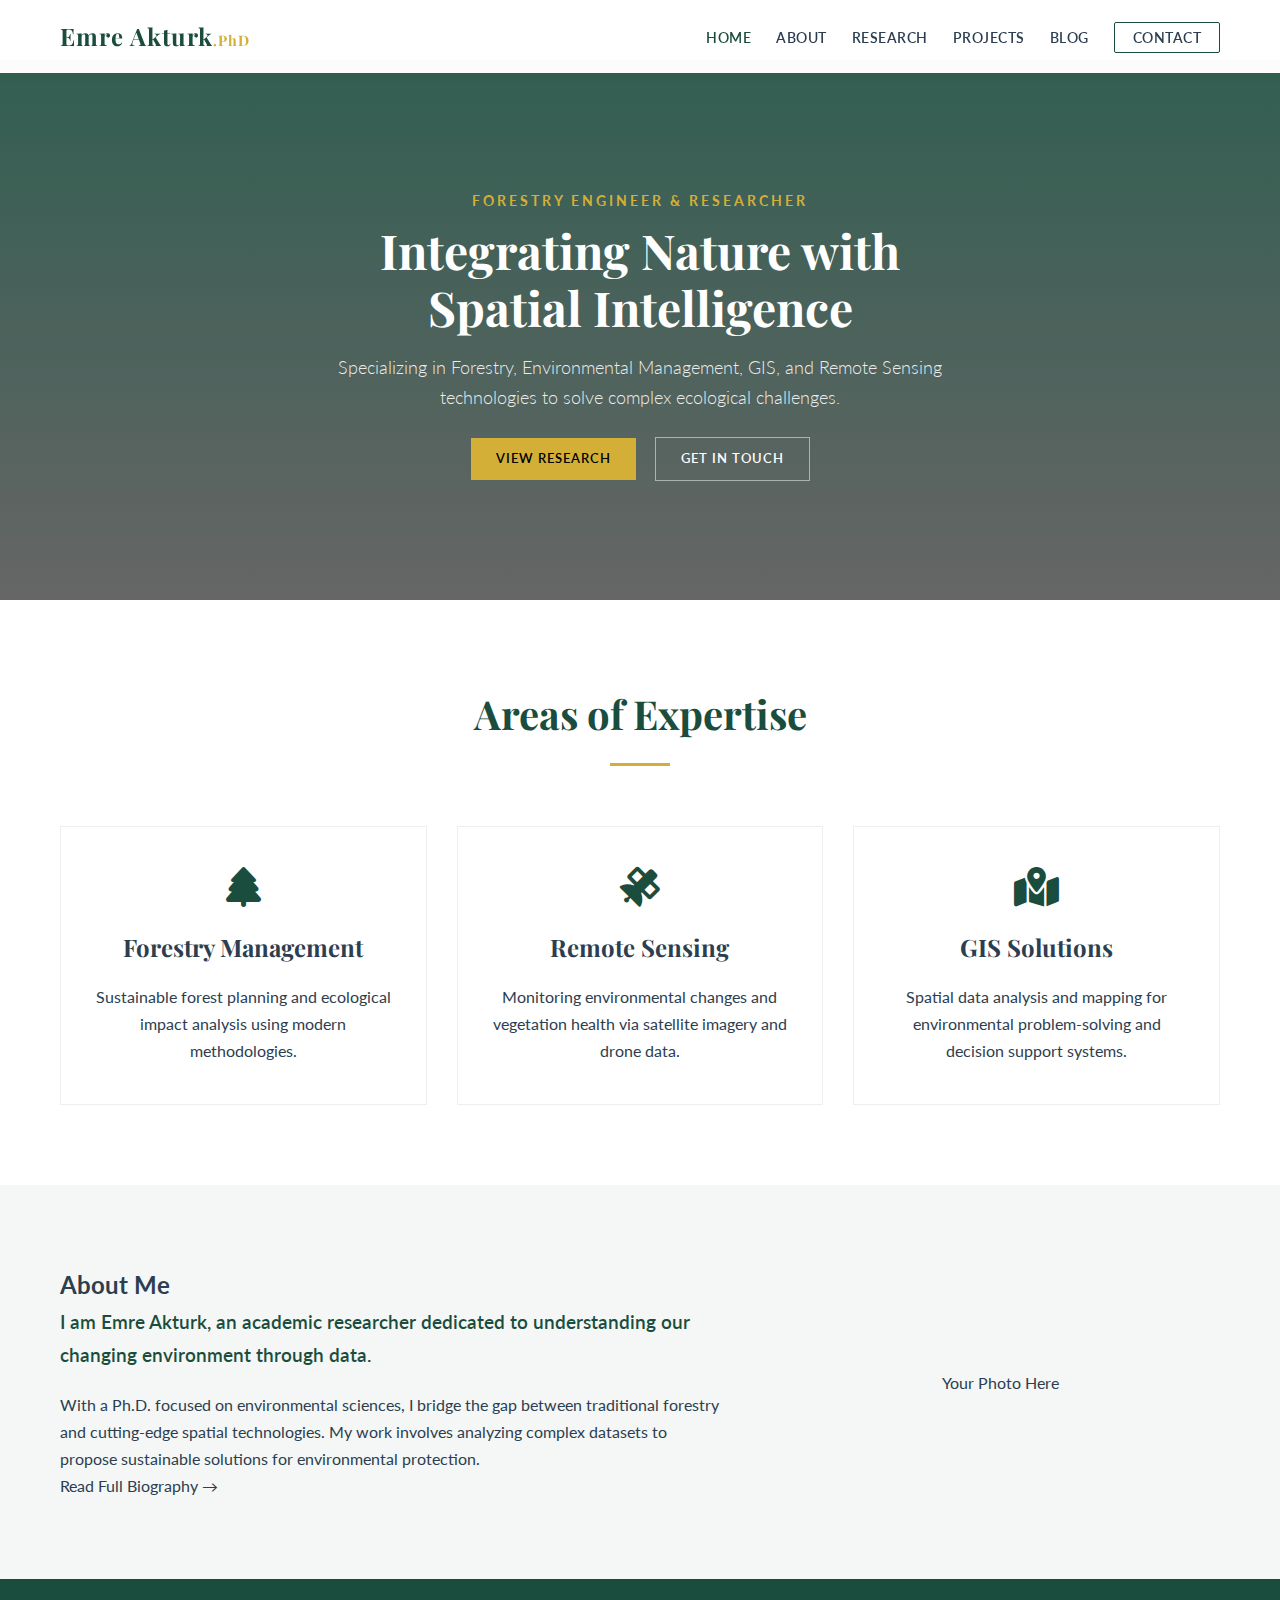
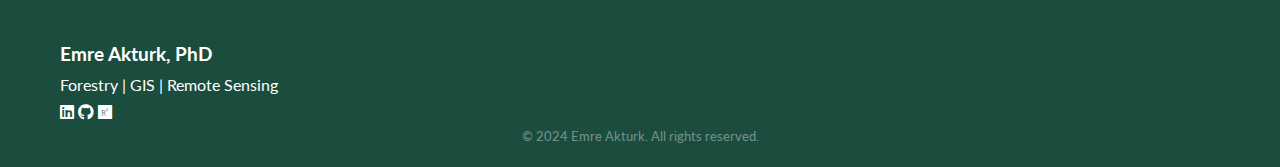
<file: index.html>
<!DOCTYPE html>
<html lang="en">
<head>
    <meta charset="UTF-8">
    <meta name="viewport" content="width=device-width, initial-scale=1.0">
    <title>Emre Akturk, PhD | Forestry & GIS Specialist</title>
    <link rel="stylesheet" href="style.css">
    <!-- Fontlar: Başlıklar için 'Playfair Display' (Klas), Yazılar için 'Lato' (Modern) -->
    <link href="https://fonts.googleapis.com/css2?family=Lato:wght@300;400;700&family=Playfair+Display:wght@400;700&display=swap" rel="stylesheet">
    <!-- İkonlar için FontAwesome -->
    <link rel="stylesheet" href="https://cdnjs.cloudflare.com/ajax/libs/font-awesome/6.0.0/css/all.min.css">
</head>
<body>

    <!-- Navigation Bar -->
    <nav class="navbar">
        <div class="container">
            <a href="index.html" class="logo">Emre Akturk<span>.PhD</span></a>
            <ul class="nav-links">
                <li><a href="index.html" class="active">Home</a></li>
                <li><a href="#about">About</a></li>
                <li><a href="#research">Research</a></li>
                <li><a href="#projects">Projects</a></li>
                <li><a href="#blog">Blog</a></li>
                <li><a href="#contact" class="btn-nav">Contact</a></li>
            </ul>
            <div class="hamburger">
                <i class="fas fa-bars"></i>
            </div>
        </div>
    </nav>

    <!-- Hero Section (Giriş Ekranı) -->
    <header class="hero">
        <div class="overlay"></div>
        <div class="container hero-content">
            <p class="eyebrow">Forestry Engineer & Researcher</p>
            <h1>Integrating Nature with <br> Spatial Intelligence</h1>
            <p class="tagline">Specializing in Forestry, Environmental Management, GIS, and Remote Sensing technologies to solve complex ecological challenges.</p>
            <div class="hero-buttons">
                <a href="#research" class="btn btn-primary">View Research</a>
                <a href="#contact" class="btn btn-outline">Get in Touch</a>
            </div>
        </div>
    </header>

    <!-- Focus Areas (Uzmanlık Alanları - Şık Kutular) -->
    <section class="section focus-areas">
        <div class="container">
            <div class="section-header">
                <h2>Areas of Expertise</h2>
                <div class="line"></div>
            </div>
            <div class="grid-3">
                <div class="card">
                    <i class="fas fa-tree icon"></i>
                    <h3>Forestry Management</h3>
                    <p>Sustainable forest planning and ecological impact analysis using modern methodologies.</p>
                </div>
                <div class="card">
                    <i class="fas fa-satellite icon"></i>
                    <h3>Remote Sensing</h3>
                    <p>Monitoring environmental changes and vegetation health via satellite imagery and drone data.</p>
                </div>
                <div class="card">
                    <i class="fas fa-map-marked-alt icon"></i>
                    <h3>GIS Solutions</h3>
                    <p>Spatial data analysis and mapping for environmental problem-solving and decision support systems.</p>
                </div>
            </div>
        </div>
    </section>

    <!-- About Section (Kısa Özet) -->
    <section id="about" class="section bg-light">
        <div class="container split-layout">
            <div class="about-text">
                <h2>About Me</h2>
                <p class="lead">I am Emre Akturk, an academic researcher dedicated to understanding our changing environment through data.</p>
                <p>With a Ph.D. focused on environmental sciences, I bridge the gap between traditional forestry and cutting-edge spatial technologies. My work involves analyzing complex datasets to propose sustainable solutions for environmental protection.</p>
                <a href="#" class="btn-text">Read Full Biography &rarr;</a>
            </div>
            <!-- Buraya ileride kendi fotoğrafınızı koyacağız -->
            <div class="about-image">
                <div class="img-placeholder">Your Photo Here</div>
            </div>
        </div>
    </section>

    <!-- Footer -->
    <footer>
        <div class="container">
            <div class="footer-content">
                <div class="footer-left">
                    <h3>Emre Akturk, PhD</h3>
                    <p>Forestry | GIS | Remote Sensing</p>
                </div>
                <div class="footer-right">
                    <a href="#"><i class="fab fa-linkedin"></i></a>
                    <a href="#"><i class="fab fa-github"></i></a>
                    <a href="#"><i class="fab fa-researchgate"></i></a> <!-- ResearchGate ikonu temsili -->
                </div>
            </div>
            <div class="footer-bottom">
                <p>&copy; 2024 Emre Akturk. All rights reserved.</p>
            </div>
        </div>
    </footer>

</body>
</html>
</file>
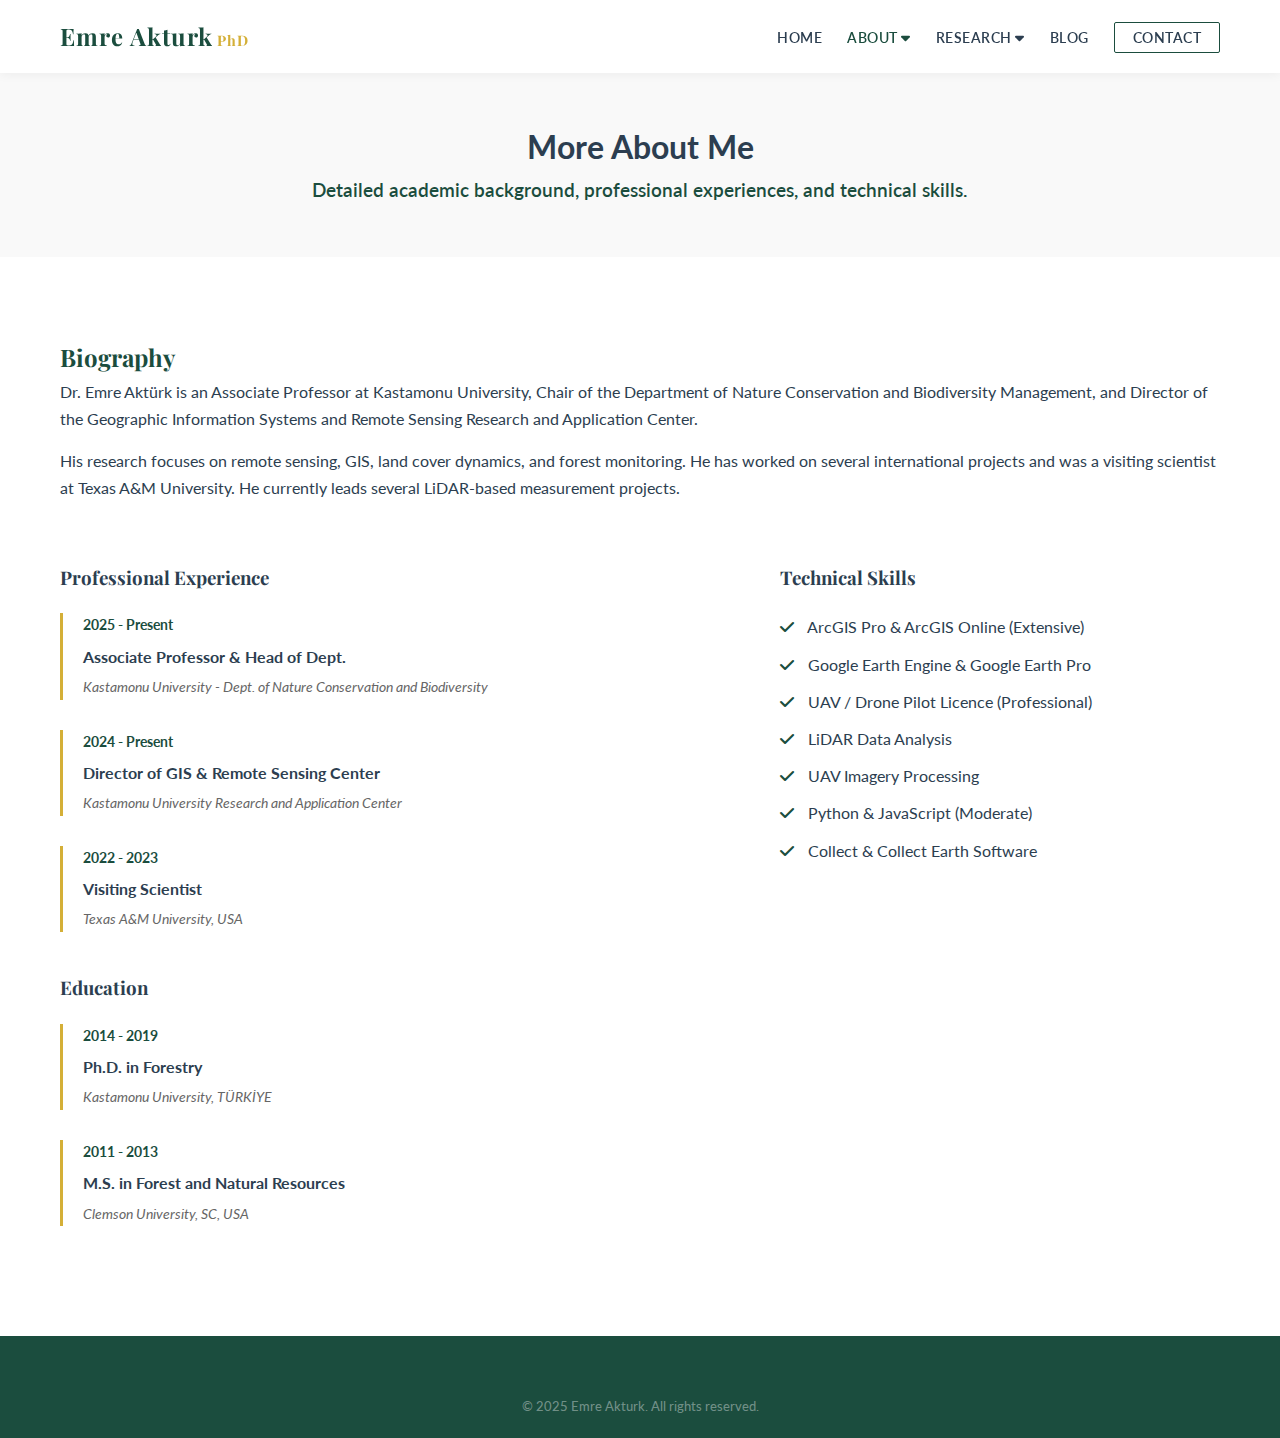
<file: about.html>
<!DOCTYPE html>
<html lang="en">
<head>
    <meta charset="UTF-8">
    <meta name="viewport" content="width=device-width, initial-scale=1.0">
    <title>About Me | Emre Akturk, PhD</title>
    <link rel="stylesheet" href="style.css">
    <!-- Fontlar -->
    <link href="https://fonts.googleapis.com/css2?family=Lato:wght@300;400;700&family=Playfair+Display:wght@400;700&display=swap" rel="stylesheet">
    <!-- İkonlar -->
    <link rel="stylesheet" href="https://cdnjs.cloudflare.com/ajax/libs/font-awesome/6.5.1/css/all.min.css">
    <style>
        /* Bu sayfaya özel iç stil */
        .page-header { padding-top: 120px; padding-bottom: 50px; text-align: center; background: #f9f9f9; }
        .timeline-item { margin-bottom: 30px; border-left: 3px solid var(--secondary); padding-left: 20px; }
        .timeline-date { color: var(--primary); font-weight: 700; font-size: 0.9rem; }
        .timeline-title { font-weight: 700; margin: 5px 0; }
        .timeline-place { font-style: italic; color: #666; font-size: 0.9rem; }
        .skills-list li { margin-bottom: 10px; }
        .skills-list i { color: var(--primary); margin-right: 10px; }
    </style>
</head>
<body>

    <!-- Navigation Bar -->
    <nav class="navbar">
        <div class="container">
            <a href="index.html" class="logo">Emre Akturk<span> PhD</span></a>
            <ul class="nav-links">
                <li><a href="index.html">Home</a></li>
                
                <!-- About Dropdown -->
                <li class="dropdown">
                    <a href="about.html" class="dropbtn active">About <i class="fas fa-caret-down"></i></a>
                    <div class="dropdown-content">
                        <a href="cv.pdf" target="_blank">CV (PDF)</a>
                        <a href="about.html">More About Me</a>
                    </div>
                </li>

                <!-- Research Dropdown -->
                <li class="dropdown">
                    <a href="#" class="dropbtn">Research <i class="fas fa-caret-down"></i></a>
                    <div class="dropdown-content">
                        <a href="publications.html">Selected Articles</a>
                        <a href="projects.html">Projects</a>
                        <a href="teaching.html">Teaching</a>
                    </div>
                </li>

                <li><a href="index.html#blog">Blog</a></li>
                <li><a href="index.html#contact" class="btn-nav">Contact</a></li>
            </ul>
            <div class="hamburger">
                <i class="fas fa-bars"></i>
            </div>
        </div>
    </nav>

    <!-- Page Header -->
    <header class="page-header">
        <div class="container">
            <h1>More About Me</h1>
            <p class="lead" style="max-width: 700px; margin: 0 auto;">Detailed academic background, professional experiences, and technical skills.</p>
        </div>
    </header>

    <!-- Main Content -->
    <section class="section">
        <div class="container">
            
            <!-- Biography -->
            <div style="margin-bottom: 60px;">
                <h2 style="color: var(--primary); font-family: var(--font-heading);">Biography</h2>
                <p>Dr. Emre Aktürk is an Associate Professor at Kastamonu University, Chair of the Department of Nature Conservation and Biodiversity Management, and Director of the Geographic Information Systems and Remote Sensing Research and Application Center.</p>
                <p style="margin-top: 15px;">His research focuses on remote sensing, GIS, land cover dynamics, and forest monitoring. He has worked on several international projects and was a visiting scientist at Texas A&M University. He currently leads several LiDAR-based measurement projects.</p>
            </div>

            <div class="split-layout" style="align-items: flex-start;">
                
                <!-- Experience & Education Column -->
                <div class="about-text">
                    <h3 style="margin-bottom: 20px; font-family: var(--font-heading);">Professional Experience</h3>
                    
                    <div class="timeline-item">
                        <div class="timeline-date">2025 - Present</div>
                        <div class="timeline-title">Associate Professor & Head of Dept.</div>
                        <div class="timeline-place">Kastamonu University - Dept. of Nature Conservation and Biodiversity</div>
                    </div>
                    <div class="timeline-item">
                        <div class="timeline-date">2024 - Present</div>
                        <div class="timeline-title">Director of GIS & Remote Sensing Center</div>
                        <div class="timeline-place">Kastamonu University Research and Application Center</div>
                    </div>
                     <div class="timeline-item">
                        <div class="timeline-date">2022 - 2023</div>
                        <div class="timeline-title">Visiting Scientist</div>
                        <div class="timeline-place">Texas A&M University, USA</div>
                    </div>

                    <h3 style="margin-bottom: 20px; margin-top: 40px; font-family: var(--font-heading);">Education</h3>
                    
                    <div class="timeline-item">
                        <div class="timeline-date">2014 - 2019</div>
                        <div class="timeline-title">Ph.D. in Forestry</div>
                        <div class="timeline-place">Kastamonu University, TÜRKİYE</div>
                    </div>
                    <div class="timeline-item">
                        <div class="timeline-date">2011 - 2013</div>
                        <div class="timeline-title">M.S. in Forest and Natural Resources</div>
                        <div class="timeline-place">Clemson University, SC, USA</div>
                    </div>
                </div>

                <!-- Skills Column -->
                <div class="about-image" style="text-align: left;">
                    <h3 style="margin-bottom: 20px; font-family: var(--font-heading);">Technical Skills</h3>
                    <ul class="skills-list">
                        <li><i class="fas fa-check"></i> ArcGIS Pro & ArcGIS Online (Extensive)</li>
                        <li><i class="fas fa-check"></i> Google Earth Engine & Google Earth Pro</li>
                        <li><i class="fas fa-check"></i> UAV / Drone Pilot Licence (Professional)</li>
                        <li><i class="fas fa-check"></i> LiDAR Data Analysis</li>
                        <li><i class="fas fa-check"></i> UAV Imagery Processing</li>
                        <li><i class="fas fa-check"></i> Python & JavaScript (Moderate)</li>
                        <li><i class="fas fa-check"></i> Collect & Collect Earth Software</li>
                    </ul>
                </div>

            </div>
        </div>
    </section>

    <!-- Footer -->
    <footer id="contact">
        <div class="container">
            <div class="footer-bottom">
                <p>&copy; 2025 Emre Akturk. All rights reserved.</p>
            </div>
        </div>
    </footer>

</body>
</html>
</file>
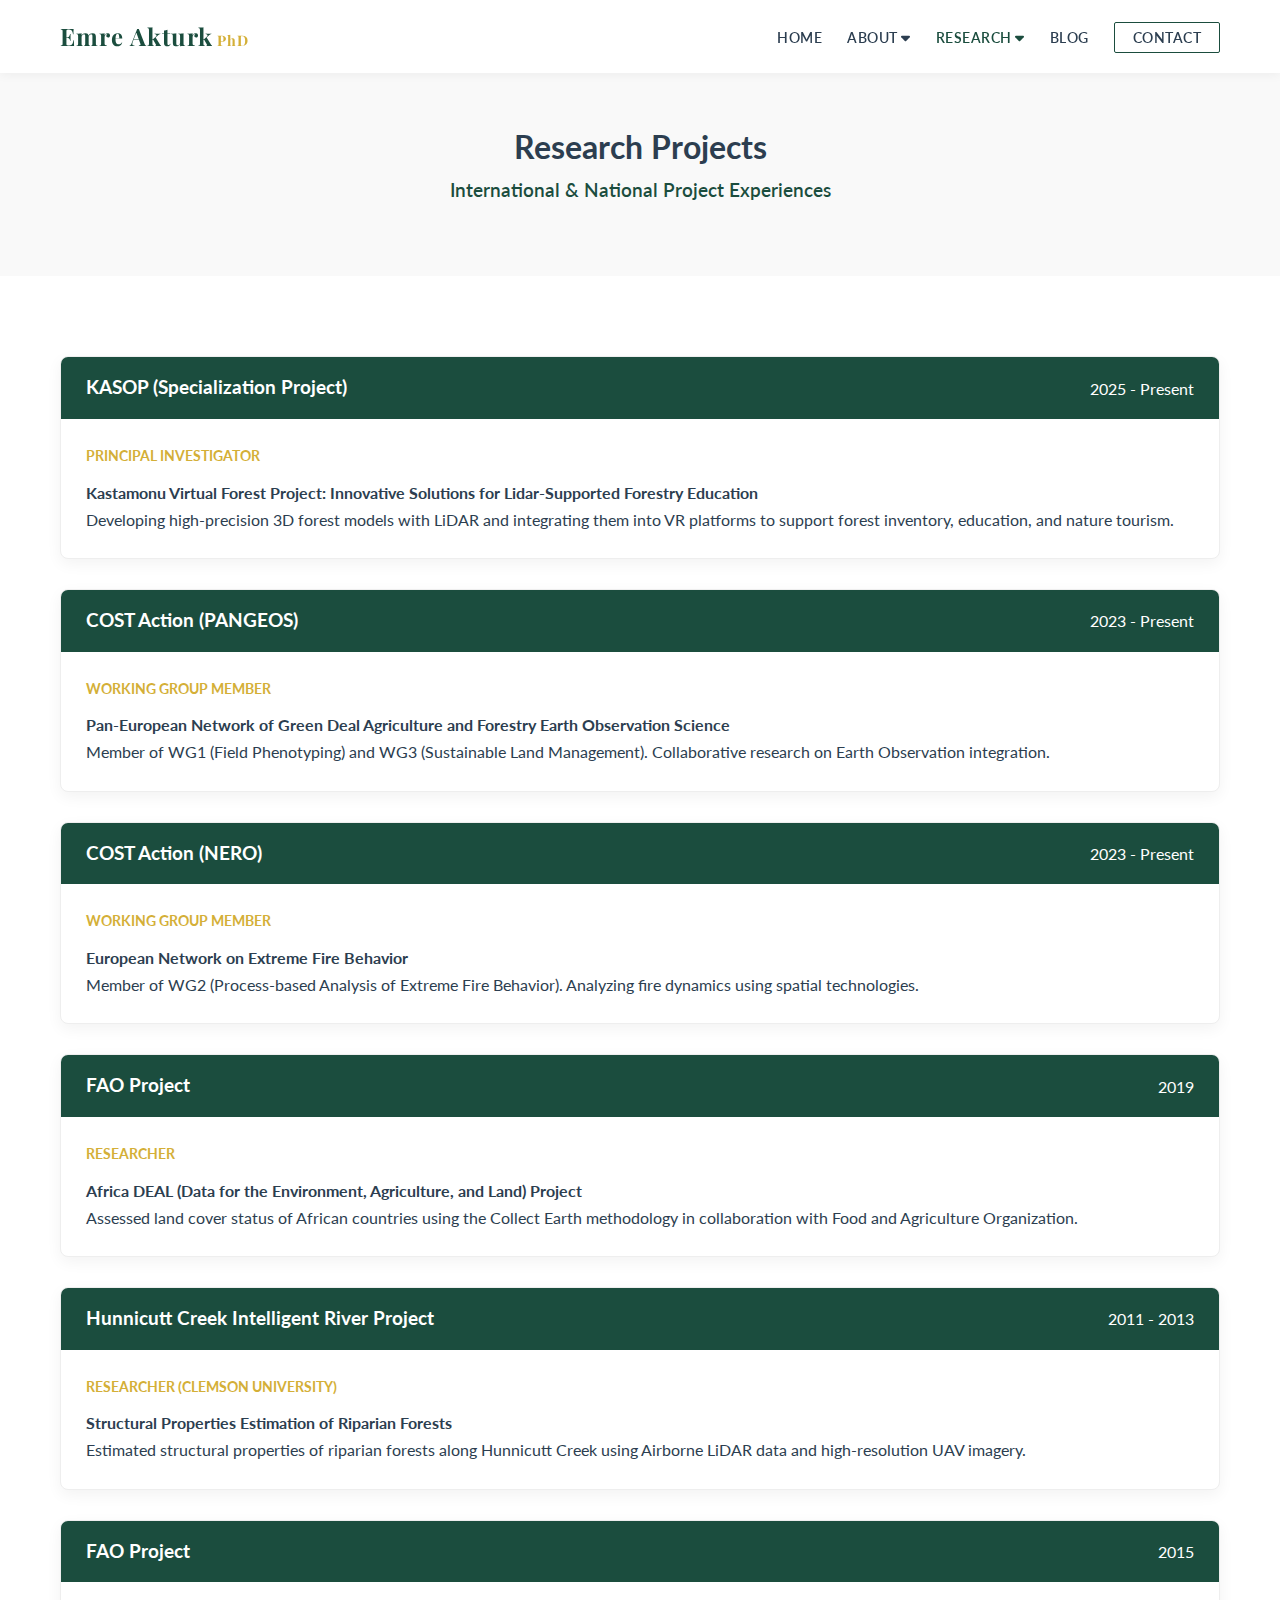
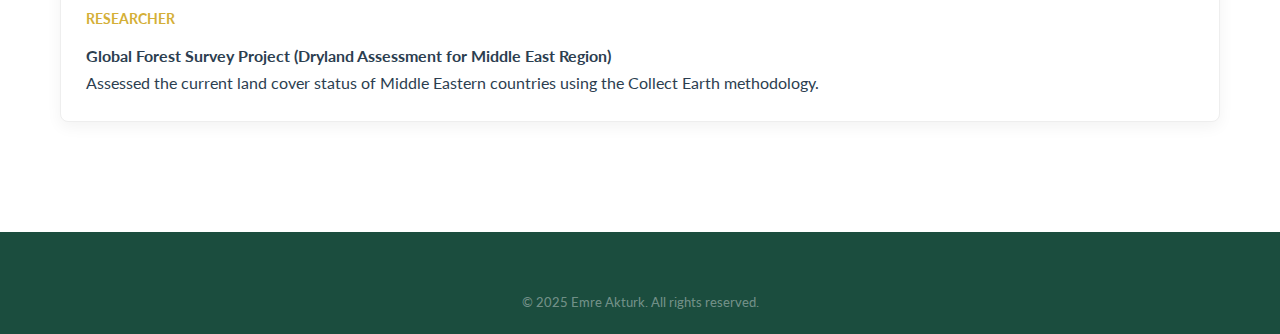
<file: projects.html>
<!DOCTYPE html>
<html lang="en">
<head>
    <meta charset="UTF-8">
    <meta name="viewport" content="width=device-width, initial-scale=1.0">
    <title>Research Projects | Emre Akturk, PhD</title>
    <link rel="stylesheet" href="style.css">
    <link href="https://fonts.googleapis.com/css2?family=Lato:wght@300;400;700&family=Playfair+Display:wght@400;700&display=swap" rel="stylesheet">
    <link rel="stylesheet" href="https://cdnjs.cloudflare.com/ajax/libs/font-awesome/6.5.1/css/all.min.css">
    <style>.page-header { padding-top: 120px; padding-bottom: 50px; text-align: center; background: #f9f9f9; }</style>
</head>
<body>
    
    <!-- Navbar (AYNI) -->
    <nav class="navbar">
        <div class="container">
            <a href="index.html" class="logo">Emre Akturk<span> PhD</span></a>
            <ul class="nav-links">
                <li><a href="index.html">Home</a></li>
                <li class="dropdown">
                    <a href="about.html" class="dropbtn">About <i class="fas fa-caret-down"></i></a>
                    <div class="dropdown-content">
                        <a href="cv.pdf" target="_blank">CV (PDF)</a>
                        <a href="about.html">More About Me</a>
                    </div>
                </li>
                <li class="dropdown">
                    <a href="#" class="dropbtn active">Research <i class="fas fa-caret-down"></i></a>
                    <div class="dropdown-content">
                        <a href="publications.html">Selected Articles</a>
                        <a href="projects.html">Projects</a>
                        <a href="teaching.html">Teaching</a>
                    </div>
                </li>
                <li><a href="index.html#blog">Blog</a></li>
                <li><a href="index.html#contact" class="btn-nav">Contact</a></li>
            </ul>
        </div>
    </nav>

    <header class="page-header">
        <div class="container">
            <h1>Research Projects</h1>
            <p class="lead">International & National Project Experiences</p>
        </div>
    </header>

    <section class="section">
        <div class="container">
            
            <!-- Proje 1 -->
            <div class="project-card">
                <div class="project-header">
                    <h3>KASOP (Specialization Project)</h3>
                    <span>2025 - Present</span>
                </div>
                <div class="project-body">
                    <span class="project-role">Principal Investigator</span>
                    <h4>Kastamonu Virtual Forest Project: Innovative Solutions for Lidar-Supported Forestry Education</h4>
                    <p>Developing high-precision 3D forest models with LiDAR and integrating them into VR platforms to support forest inventory, education, and nature tourism.</p>
                </div>
            </div>

            <!-- Proje 2 -->
            <div class="project-card">
                <div class="project-header">
                    <h3>COST Action (PANGEOS)</h3>
                    <span>2023 - Present</span>
                </div>
                <div class="project-body">
                    <span class="project-role">Working Group Member</span>
                    <h4>Pan-European Network of Green Deal Agriculture and Forestry Earth Observation Science</h4>
                    <p>Member of WG1 (Field Phenotyping) and WG3 (Sustainable Land Management). Collaborative research on Earth Observation integration.</p>
                </div>
            </div>

            <!-- Proje 3 -->
            <div class="project-card">
                <div class="project-header">
                    <h3>COST Action (NERO)</h3>
                    <span>2023 - Present</span>
                </div>
                <div class="project-body">
                    <span class="project-role">Working Group Member</span>
                    <h4>European Network on Extreme Fire Behavior</h4>
                    <p>Member of WG2 (Process-based Analysis of Extreme Fire Behavior). Analyzing fire dynamics using spatial technologies.</p>
                </div>
            </div>

            <!-- Proje 4 -->
            <div class="project-card">
                <div class="project-header">
                    <h3>FAO Project</h3>
                    <span>2019</span>
                </div>
                <div class="project-body">
                    <span class="project-role">Researcher</span>
                    <h4>Africa DEAL (Data for the Environment, Agriculture, and Land) Project</h4>
                    <p>Assessed land cover status of African countries using the Collect Earth methodology in collaboration with Food and Agriculture Organization.</p>
                </div>
            </div>

            <!-- Proje 5 -->
            <div class="project-card">
                <div class="project-header">
                    <h3>Hunnicutt Creek Intelligent River Project</h3>
                    <span>2011 - 2013</span>
                </div>
                <div class="project-body">
                    <span class="project-role">Researcher (Clemson University)</span>
                    <h4>Structural Properties Estimation of Riparian Forests</h4>
                    <p>Estimated structural properties of riparian forests along Hunnicutt Creek using Airborne LiDAR data and high-resolution UAV imagery.</p>
                </div>
            </div>

            <!-- Proje 6 -->
            <div class="project-card">
                <div class="project-header">
                    <h3>FAO Project</h3>
                    <span>2015</span>
                </div>
                <div class="project-body">
                    <span class="project-role">Researcher</span>
                    <h4>Global Forest Survey Project (Dryland Assessment for Middle East Region)</h4>
                    <p>Assessed the current land cover status of Middle Eastern countries using the Collect Earth methodology.</p>
                </div>
            </div>

        </div>
    </section>

    <footer id="contact">
        <div class="container">
            <div class="footer-bottom"><p>&copy; 2025 Emre Akturk. All rights reserved.</p></div>
        </div>
    </footer>
</body>
</html>
</file>
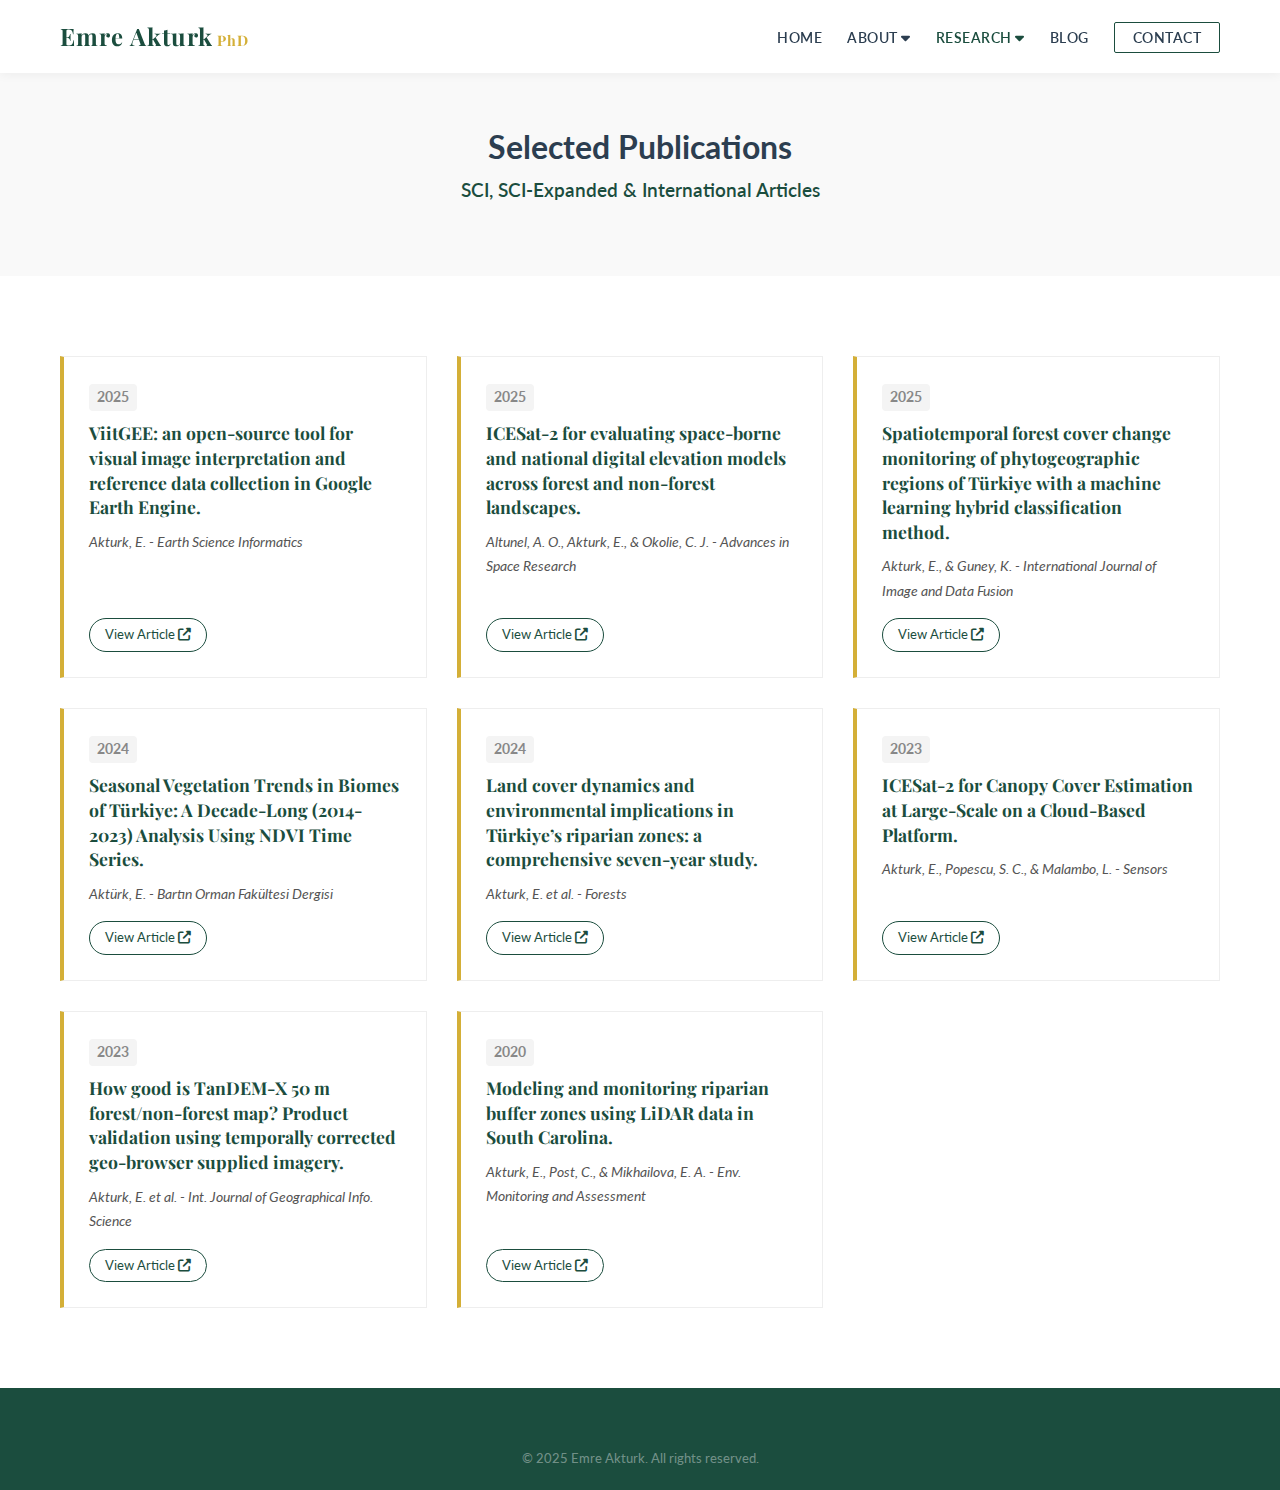
<file: publications.html>
<!DOCTYPE html>
<html lang="en">
<head>
    <meta charset="UTF-8">
    <meta name="viewport" content="width=device-width, initial-scale=1.0">
    <title>Publications | Emre Akturk, PhD</title>
    <link rel="stylesheet" href="style.css">
    <link href="https://fonts.googleapis.com/css2?family=Lato:wght@300;400;700&family=Playfair+Display:wght@400;700&display=swap" rel="stylesheet">
    <link rel="stylesheet" href="https://cdnjs.cloudflare.com/ajax/libs/font-awesome/6.5.1/css/all.min.css">
    <style>.page-header { padding-top: 120px; padding-bottom: 50px; text-align: center; background: #f9f9f9; }</style>
</head>
<body>

    <nav class="navbar">
        <div class="container">
            <a href="index.html" class="logo">Emre Akturk<span> PhD</span></a>
            <ul class="nav-links">
                <li><a href="index.html">Home</a></li>
                <li class="dropdown">
                    <a href="about.html" class="dropbtn">About <i class="fas fa-caret-down"></i></a>
                    <div class="dropdown-content">
                        <a href="cv.pdf" target="_blank">CV (PDF)</a>
                        <a href="about.html">More About Me</a>
                    </div>
                </li>
                <li class="dropdown">
                    <a href="#" class="dropbtn active">Research <i class="fas fa-caret-down"></i></a>
                    <div class="dropdown-content">
                        <a href="publications.html">Selected Articles</a>
                        <a href="projects.html">Projects</a>
                        <a href="teaching.html">Teaching</a>
                    </div>
                </li>
                <li><a href="index.html#blog">Blog</a></li>
                <li><a href="index.html#contact" class="btn-nav">Contact</a></li>
            </ul>
        </div>
    </nav>

    <header class="page-header">
        <div class="container">
            <h1>Selected Publications</h1>
            <p class="lead">SCI, SCI-Expanded & International Articles</p>
        </div>
    </header>

    <section class="section">
        <div class="container">
            <div class="grid-3">
                
                <!-- Makale 1 -->
                <div class="pub-card">
                    <div>
                        <span class="pub-year">2025</span>
                        <h3 class="pub-title">ViitGEE: an open-source tool for visual image interpretation and reference data collection in Google Earth Engine.</h3>
                        <p class="pub-journal">Akturk, E. - Earth Science Informatics</p>
                    </div>
                    <a href="https://doi.org/your-doi-link-here" target="_blank" class="btn-doi">View Article <i class="fas fa-external-link-alt"></i></a>
                </div>

                <!-- Makale 2 -->
                <div class="pub-card">
                    <div>
                        <span class="pub-year">2025</span>
                        <h3 class="pub-title">ICESat-2 for evaluating space-borne and national digital elevation models across forest and non-forest landscapes.</h3>
                        <p class="pub-journal">Altunel, A. O., Akturk, E., & Okolie, C. J. - Advances in Space Research</p>
                    </div>
                    <a href="#" target="_blank" class="btn-doi">View Article <i class="fas fa-external-link-alt"></i></a>
                </div>

                <!-- Makale 3 -->
                <div class="pub-card">
                    <div>
                        <span class="pub-year">2025</span>
                        <h3 class="pub-title">Spatiotemporal forest cover change monitoring of phytogeographic regions of Türkiye with a machine learning hybrid classification method.</h3>
                        <p class="pub-journal">Akturk, E., & Guney, K. - International Journal of Image and Data Fusion</p>
                    </div>
                    <a href="#" target="_blank" class="btn-doi">View Article <i class="fas fa-external-link-alt"></i></a>
                </div>

                <!-- Makale 4 -->
                <div class="pub-card">
                    <div>
                        <span class="pub-year">2024</span>
                        <h3 class="pub-title">Seasonal Vegetation Trends in Biomes of Türkiye: A Decade-Long (2014-2023) Analysis Using NDVI Time Series.</h3>
                        <p class="pub-journal">Aktürk, E. - Bartın Orman Fakültesi Dergisi</p>
                    </div>
                    <a href="#" target="_blank" class="btn-doi">View Article <i class="fas fa-external-link-alt"></i></a>
                </div>

                <!-- Makale 5 -->
                <div class="pub-card">
                    <div>
                        <span class="pub-year">2024</span>
                        <h3 class="pub-title">Land cover dynamics and environmental implications in Türkiye’s riparian zones: a comprehensive seven-year study.</h3>
                        <p class="pub-journal">Akturk, E. et al. - Forests</p>
                    </div>
                    <a href="#" target="_blank" class="btn-doi">View Article <i class="fas fa-external-link-alt"></i></a>
                </div>

                <!-- Makale 6 -->
                <div class="pub-card">
                    <div>
                        <span class="pub-year">2023</span>
                        <h3 class="pub-title">ICESat-2 for Canopy Cover Estimation at Large-Scale on a Cloud-Based Platform.</h3>
                        <p class="pub-journal">Akturk, E., Popescu, S. C., & Malambo, L. - Sensors</p>
                    </div>
                    <a href="#" target="_blank" class="btn-doi">View Article <i class="fas fa-external-link-alt"></i></a>
                </div>
                
                 <!-- Makale 7 -->
                <div class="pub-card">
                    <div>
                        <span class="pub-year">2023</span>
                        <h3 class="pub-title">How good is TanDEM-X 50 m forest/non-forest map? Product validation using temporally corrected geo-browser supplied imagery.</h3>
                        <p class="pub-journal">Akturk, E. et al. - Int. Journal of Geographical Info. Science</p>
                    </div>
                    <a href="#" target="_blank" class="btn-doi">View Article <i class="fas fa-external-link-alt"></i></a>
                </div>

                <!-- Makale 8 -->
                 <div class="pub-card">
                    <div>
                        <span class="pub-year">2020</span>
                        <h3 class="pub-title">Modeling and monitoring riparian buffer zones using LiDAR data in South Carolina.</h3>
                        <p class="pub-journal">Akturk, E., Post, C., & Mikhailova, E. A. - Env. Monitoring and Assessment</p>
                    </div>
                    <a href="#" target="_blank" class="btn-doi">View Article <i class="fas fa-external-link-alt"></i></a>
                </div>

            </div>
        </div>
    </section>

    <footer id="contact">
        <div class="container">
            <div class="footer-bottom"><p>&copy; 2025 Emre Akturk. All rights reserved.</p></div>
        </div>
    </footer>
</body>
</html>
</file>
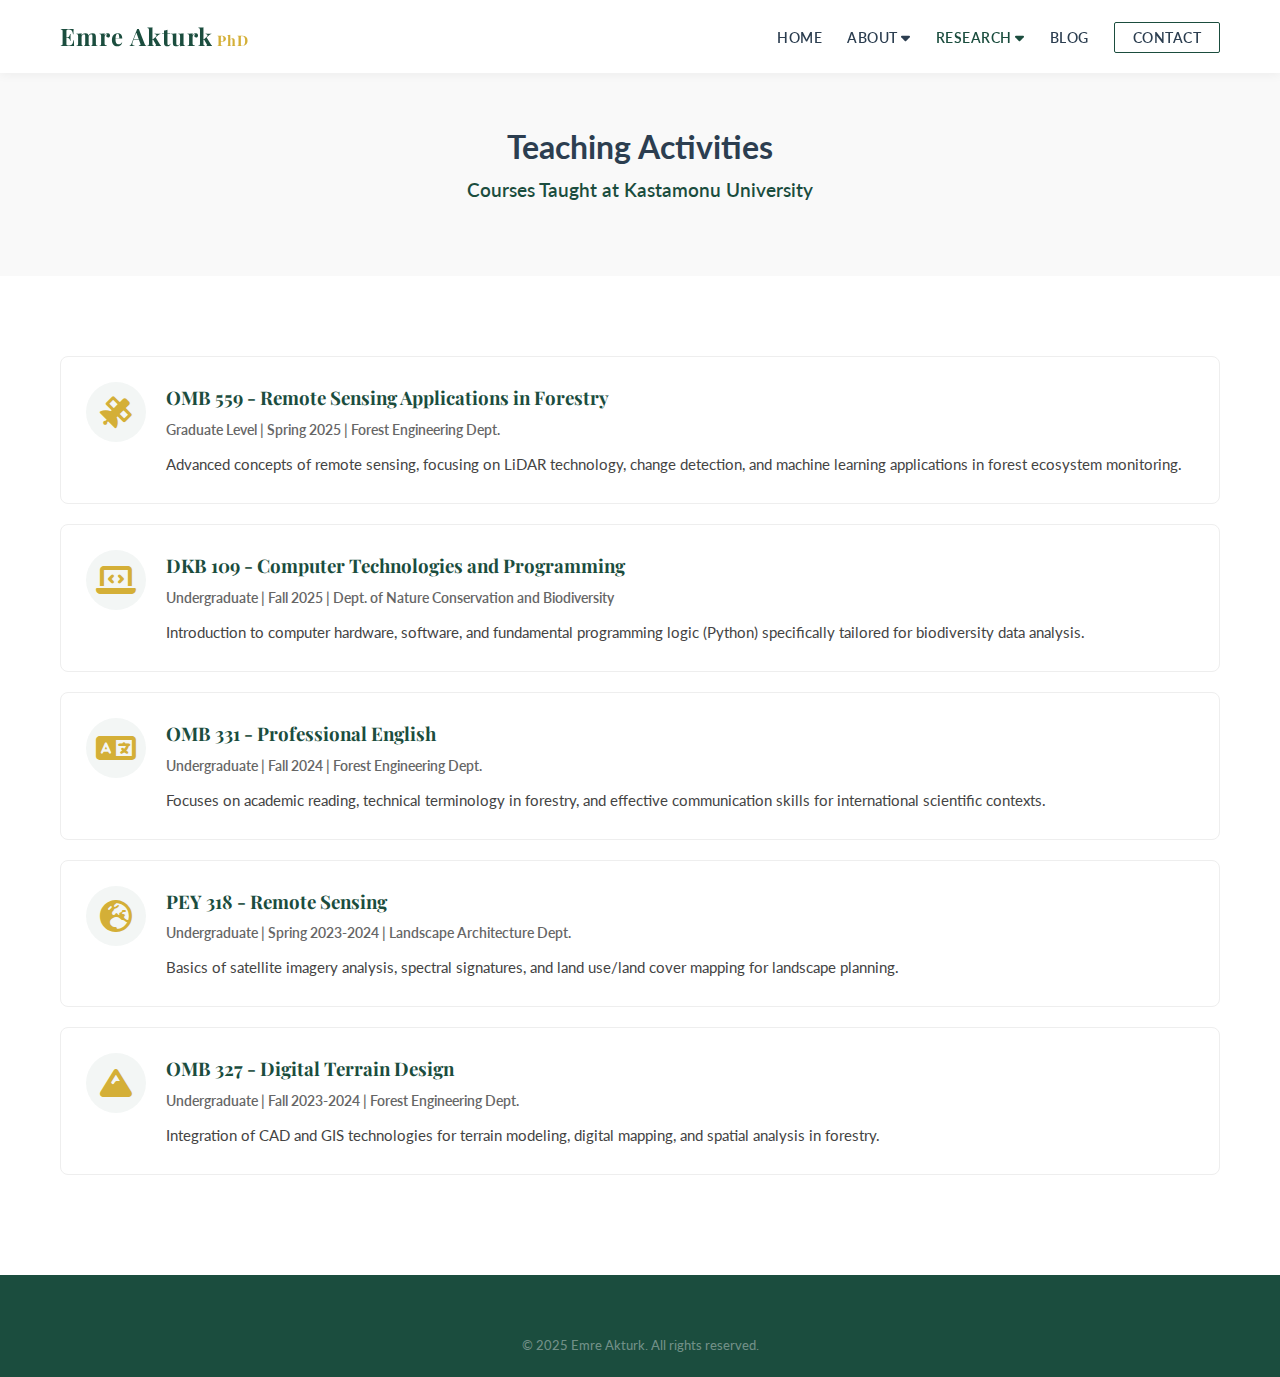
<file: teaching.html>
<!DOCTYPE html>
<html lang="en">
<head>
    <meta charset="UTF-8">
    <meta name="viewport" content="width=device-width, initial-scale=1.0">
    <title>Teaching | Emre Akturk, PhD</title>
    <link rel="stylesheet" href="style.css">
    <link href="https://fonts.googleapis.com/css2?family=Lato:wght@300;400;700&family=Playfair+Display:wght@400;700&display=swap" rel="stylesheet">
    <link rel="stylesheet" href="https://cdnjs.cloudflare.com/ajax/libs/font-awesome/6.5.1/css/all.min.css">
    <style>.page-header { padding-top: 120px; padding-bottom: 50px; text-align: center; background: #f9f9f9; }</style>
</head>
<body>
    
    <!-- Navbar (AYNI) -->
    <nav class="navbar">
        <div class="container">
            <a href="index.html" class="logo">Emre Akturk<span> PhD</span></a>
            <ul class="nav-links">
                <li><a href="index.html">Home</a></li>
                <li class="dropdown">
                    <a href="about.html" class="dropbtn">About <i class="fas fa-caret-down"></i></a>
                    <div class="dropdown-content">
                        <a href="cv.pdf" target="_blank">CV (PDF)</a>
                        <a href="about.html">More About Me</a>
                    </div>
                </li>
                <li class="dropdown">
                    <a href="#" class="dropbtn active">Research <i class="fas fa-caret-down"></i></a>
                    <div class="dropdown-content">
                        <a href="publications.html">Selected Articles</a>
                        <a href="projects.html">Projects</a>
                        <a href="teaching.html">Teaching</a>
                    </div>
                </li>
                <li><a href="index.html#blog">Blog</a></li>
                <li><a href="index.html#contact" class="btn-nav">Contact</a></li>
            </ul>
        </div>
    </nav>

    <header class="page-header">
        <div class="container">
            <h1>Teaching Activities</h1>
            <p class="lead">Courses Taught at Kastamonu University</p>
        </div>
    </header>

    <section class="section">
        <div class="container">

            <!-- Ders 1 -->
            <div class="course-card">
                <div class="course-icon"><i class="fas fa-satellite"></i></div>
                <div class="course-info">
                    <h3>OMB 559 - Remote Sensing Applications in Forestry</h3>
                    <p class="course-meta">Graduate Level | Spring 2025 | Forest Engineering Dept.</p>
                    <p class="course-desc">Advanced concepts of remote sensing, focusing on LiDAR technology, change detection, and machine learning applications in forest ecosystem monitoring.</p>
                </div>
            </div>

            <!-- Ders 2 -->
            <div class="course-card">
                <div class="course-icon"><i class="fas fa-laptop-code"></i></div>
                <div class="course-info">
                    <h3>DKB 109 - Computer Technologies and Programming</h3>
                    <p class="course-meta">Undergraduate | Fall 2025 | Dept. of Nature Conservation and Biodiversity</p>
                    <p class="course-desc">Introduction to computer hardware, software, and fundamental programming logic (Python) specifically tailored for biodiversity data analysis.</p>
                </div>
            </div>

            <!-- Ders 3 -->
            <div class="course-card">
                <div class="course-icon"><i class="fas fa-language"></i></div>
                <div class="course-info">
                    <h3>OMB 331 - Professional English</h3>
                    <p class="course-meta">Undergraduate | Fall 2024 | Forest Engineering Dept.</p>
                    <p class="course-desc">Focuses on academic reading, technical terminology in forestry, and effective communication skills for international scientific contexts.</p>
                </div>
            </div>

            <!-- Ders 4 -->
            <div class="course-card">
                <div class="course-icon"><i class="fas fa-globe-europe"></i></div>
                <div class="course-info">
                    <h3>PEY 318 - Remote Sensing</h3>
                    <p class="course-meta">Undergraduate | Spring 2023-2024 | Landscape Architecture Dept.</p>
                    <p class="course-desc">Basics of satellite imagery analysis, spectral signatures, and land use/land cover mapping for landscape planning.</p>
                </div>
            </div>

            <!-- Ders 5 -->
            <div class="course-card">
                <div class="course-icon"><i class="fas fa-mountain"></i></div>
                <div class="course-info">
                    <h3>OMB 327 - Digital Terrain Design</h3>
                    <p class="course-meta">Undergraduate | Fall 2023-2024 | Forest Engineering Dept.</p>
                    <p class="course-desc">Integration of CAD and GIS technologies for terrain modeling, digital mapping, and spatial analysis in forestry.</p>
                </div>
            </div>

        </div>
    </section>

    <footer id="contact">
        <div class="container">
            <div class="footer-bottom"><p>&copy; 2025 Emre Akturk. All rights reserved.</p></div>
        </div>
    </footer>
</body>
</html>
</file>
<file: style.css>
/* --- RESET & VARIABLES --- */
:root {
    --primary: #1B4D3E; 
    --secondary: #D4AF37; 
    --dark: #2C3E50; 
    --light: #F4F7F6; 
    --white: #ffffff;
    --font-heading: 'Playfair Display', serif; 
    --font-body: 'Lato', sans-serif; 
}

* { margin: 0; padding: 0; box-sizing: border-box; }
html { scroll-behavior: smooth; }
body { font-family: var(--font-body); color: var(--dark); line-height: 1.7; background-color: var(--white); }
.container { max-width: 1200px; margin: 0 auto; padding: 0 20px; }
a { text-decoration: none; color: inherit; transition: 0.3s; }
ul { list-style: none; }

/* --- NAVBAR & DROPDOWN --- */
.navbar {
    background: rgba(255, 255, 255, 0.98);
    padding: 1rem 0;
    position: fixed;
    width: 100%;
    top: 0;
    z-index: 1000;
    box-shadow: 0 2px 10px rgba(0,0,0,0.05);
}
.navbar .container { display: flex; justify-content: space-between; align-items: center; }
.logo { font-family: var(--font-heading); font-size: 1.5rem; font-weight: 700; color: var(--primary); letter-spacing: 1px; }
.logo span { font-size: 0.9rem; color: var(--secondary); }
.nav-links { display: flex; gap: 25px; align-items: center; }
.nav-links a { font-size: 0.9rem; font-weight: 600; text-transform: uppercase; letter-spacing: 0.5px; color: var(--dark); }
.nav-links a:hover, .nav-links a.active { color: var(--primary); }

/* Dropdown Stili */
.dropdown { position: relative; display: inline-block; }
.dropdown-content {
    display: none;
    position: absolute;
    background-color: #fff;
    min-width: 200px;
    box-shadow: 0px 8px 16px 0px rgba(0,0,0,0.1);
    z-index: 1;
    border-top: 3px solid var(--secondary);
    padding: 10px 0;
    border-radius: 0 0 5px 5px;
}
.dropdown-content a {
    color: var(--dark);
    padding: 10px 20px;
    text-decoration: none;
    display: block;
    text-transform: none; 
    font-size: 0.9rem;
}
.dropdown-content a:hover { background-color: #f1f1f1; color: var(--primary); }
.dropdown:hover .dropdown-content { display: block; }

.btn-nav { border: 1px solid var(--primary); padding: 6px 18px; border-radius: 2px; }
.btn-nav:hover { background: var(--primary); color: var(--white); }
.hamburger { display: none; }

/* --- HERO SECTION --- */
.hero {
    height: 60vh; 
    min-height: 450px; 
    background-image: url('https://images.unsplash.com/photo-1448375240586-dfd8f3f0d8db?q=80&w=1920');
    background-size: cover;
    background-position: center;
    position: relative;
    display: flex;
    align-items: center;
    color: var(--white);
    margin-top: 60px; 
    overflow: hidden;
}
.overlay { position: absolute; top: 0; left: 0; width: 100%; height: 100%; background: linear-gradient(rgba(27, 77, 62, 0.9), rgba(0, 0, 0, 0.6)); z-index: 1; }
.hero-content { position: relative; z-index: 3; max-width: 800px; padding-top: 10px; text-align: center; margin: 0 auto; } 

.hero-decor {
    position: absolute;
    z-index: 2;
    color: rgba(255, 255, 255, 0.05); 
    font-size: 25rem; 
    pointer-events: none;
}
.left-decor { left: -50px; top: 50%; transform: translateY(-50%); }
.right-decor { right: -50px; top: 50%; transform: translateY(-50%); }

.eyebrow { text-transform: uppercase; letter-spacing: 3px; font-size: 0.9rem; color: var(--secondary); margin-bottom: 0.5rem; font-weight: 700; }
.hero h1 { font-family: var(--font-heading); font-size: 3rem; line-height: 1.2; margin-bottom: 1rem; }
.tagline { font-size: 1.1rem; margin-bottom: 1.5rem; color: rgba(255,255,255,0.9); font-weight: 300; max-width: 700px; margin-left: auto; margin-right: auto; }

/* --- BUTTONS --- */
.btn { display: inline-block; padding: 10px 25px; font-weight: 600; text-transform: uppercase; font-size: 0.8rem; letter-spacing: 1px; transition: all 0.3s ease; }
.btn-primary { background: var(--secondary); color: #000; }
.btn-primary:hover { background: #fff; }
.btn-outline { border: 1px solid rgba(255,255,255,0.5); color: var(--white); margin-left: 15px; }
.btn-outline:hover { border-color: var(--white); background: rgba(255,255,255,0.1); }

/* --- SECTIONS --- */
.section { padding: 80px 0; }
.section-header { text-align: center; margin-bottom: 60px; }
.section-header h2 { font-family: var(--font-heading); font-size: 2.5rem; color: var(--primary); }
.line { width: 60px; height: 3px; background: var(--secondary); margin: 15px auto 0; }

/* Grid & Cards */
.grid-3 { display: grid; grid-template-columns: repeat(auto-fit, minmax(300px, 1fr)); gap: 30px; }
.card { background: var(--white); padding: 40px 30px; border: 1px solid #eee; transition: 0.3s; text-align: center; }
.card:hover { transform: translateY(-5px); box-shadow: 0 15px 30px rgba(0,0,0,0.05); border-top: 3px solid var(--primary); }
.card .icon { font-size: 2.5rem; color: var(--primary); margin-bottom: 20px; }
.card h3 { font-family: var(--font-heading); margin-bottom: 15px; font-size: 1.5rem; }

/* About Section & Photo */
.bg-light { background-color: var(--light); }
.split-layout { display: flex; align-items: center; gap: 60px; }
.about-text { flex: 1.2; }
.about-image { flex: 0.8; text-align: center; }

.profile-photo {
    width: 100%;
    max-width: 400px;
    border-radius: 10px;
    box-shadow: 20px 20px 0px rgba(27, 77, 62, 0.1);
    filter: grayscale(10%);
    transition: 0.3s;
}
.profile-photo:hover { filter: grayscale(0%); transform: scale(1.01); }

.lead { font-size: 1.2rem; color: var(--primary); margin-bottom: 1.2rem; font-weight: 600; }
.social-icons-big { margin-top: 25px; display: flex; gap: 15px; flex-wrap: wrap; }
.social-icons-big a {
    display: flex; align-items: center; justify-content: center;
    width: 45px; height: 45px;
    background: var(--white);
    border: 1px solid #ddd;
    color: var(--dark);
    border-radius: 50%;
    font-size: 1.2rem;
    transition: 0.3s;
}
.social-icons-big a:hover { background: var(--primary); color: var(--white); border-color: var(--primary); }

/* --- CONTACT FOOTER --- */
footer { background: var(--primary); color: var(--white); padding: 60px 0 20px; }

.contact-layout {
    display: flex;
    justify-content: space-between;
    gap: 50px;
    align-items: center;
    padding-bottom: 40px;
    border-bottom: 1px solid rgba(255,255,255,0.1);
    margin-bottom: 20px;
}

.contact-info { flex: 1; }
.contact-info h3 { font-family: var(--font-heading); font-size: 2rem; margin-bottom: 5px; }
.contact-info .role { font-size: 1.1rem; color: var(--secondary); margin-bottom: 25px; }

.info-item { display: flex; align-items: flex-start; margin-bottom: 15px; }
.info-item i { font-size: 1.2rem; color: var(--secondary); margin-right: 15px; margin-top: 5px; width: 20px; }
.info-item span { color: rgba(255,255,255,0.8); font-size: 1rem; }

.contact-map { flex: 1; width: 100%; }
.footer-bottom { text-align: center; font-size: 0.8rem; color: rgba(255,255,255,0.4); }

/* --- PUBLICATIONS (Makaleler) --- */
.pub-card {
    background: #fff;
    padding: 25px;
    border: 1px solid #eee;
    border-left: 4px solid var(--secondary);
    transition: 0.3s;
    height: 100%;
    display: flex;
    flex-direction: column;
    justify-content: space-between;
}
.pub-card:hover { transform: translateY(-3px); box-shadow: 0 10px 20px rgba(0,0,0,0.08); }
.pub-year {
    font-size: 0.85rem;
    color: #888;
    font-weight: 700;
    margin-bottom: 10px;
    display: inline-block;
    background: #f4f4f4;
    padding: 2px 8px;
    border-radius: 4px;
}
.pub-title {
    font-family: var(--font-heading);
    font-size: 1.1rem;
    color: var(--primary);
    margin-bottom: 10px;
    line-height: 1.4;
}
.pub-journal { font-style: italic; font-size: 0.9rem; color: #555; margin-bottom: 15px; }
.btn-doi {
    display: inline-block;
    font-size: 0.8rem;
    color: var(--primary);
    border: 1px solid var(--primary);
    padding: 5px 15px;
    border-radius: 20px;
    transition: 0.3s;
    text-align: center;
    width: fit-content;
}
.btn-doi:hover { background: var(--primary); color: #fff; }

/* --- PROJECTS (Projeler) --- */
.project-card {
    background: #fff;
    border-radius: 8px;
    overflow: hidden;
    box-shadow: 0 5px 15px rgba(0,0,0,0.05);
    margin-bottom: 30px;
    border: 1px solid #eee;
}
.project-header {
    background: var(--primary);
    color: #fff;
    padding: 15px 25px;
    display: flex;
    justify-content: space-between;
    align-items: center;
}
.project-body { padding: 25px; }
.project-role {
    color: var(--secondary);
    font-weight: 700;
    font-size: 0.9rem;
    text-transform: uppercase;
    margin-bottom: 10px;
    display: block;
}

/* --- TEACHING (Dersler) --- */
.course-card {
    display: flex;
    gap: 20px;
    background: #fff;
    padding: 25px;
    margin-bottom: 20px;
    border-radius: 8px;
    border: 1px solid #eee;
    align-items: flex-start;
}
.course-icon {
    font-size: 2rem;
    color: var(--secondary);
    background: rgba(27, 77, 62, 0.05);
    width: 60px;
    height: 60px;
    display: flex;
    align-items: center;
    justify-content: center;
    border-radius: 50%;
    flex-shrink: 0;
}
.course-info h3 { color: var(--primary); font-family: var(--font-heading); margin-bottom: 5px; }
.course-meta { font-size: 0.85rem; color: #666; margin-bottom: 10px; font-weight: 600; }
.course-desc { font-size: 0.95rem; color: #444; }

@media (max-width: 768px) {
    .nav-links { display: none; }
    .hamburger { display: block; font-size: 1.5rem; cursor: pointer; }
    .hero { height: auto; padding: 80px 0; }
    .hero-decor { display: none; }
    .hero h1 { font-size: 2.2rem; }
    .split-layout, .contact-layout { flex-direction: column; }
    .profile-photo { max-width: 300px; margin-top: 30px; }
    .contact-map { width: 100%; margin-top: 20px; }
    .course-card { flex-direction: column; }
}
</file>
